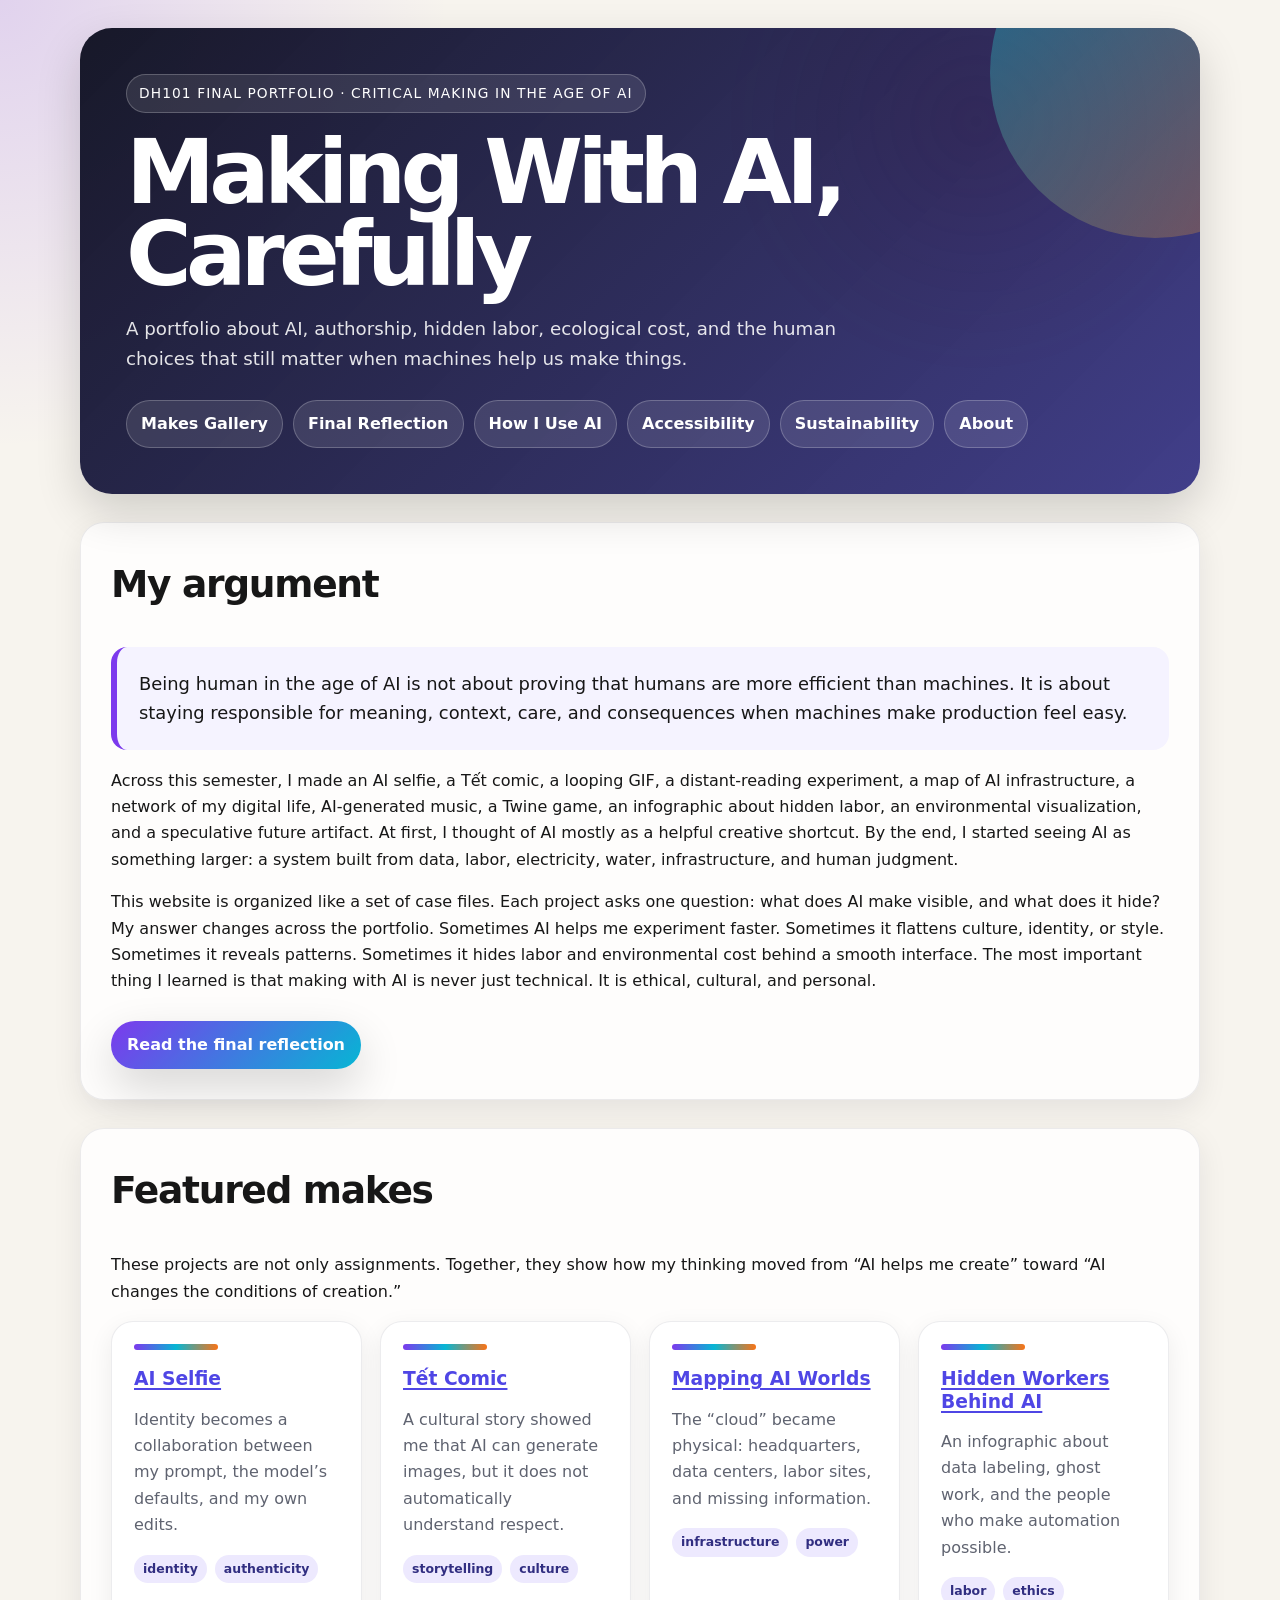
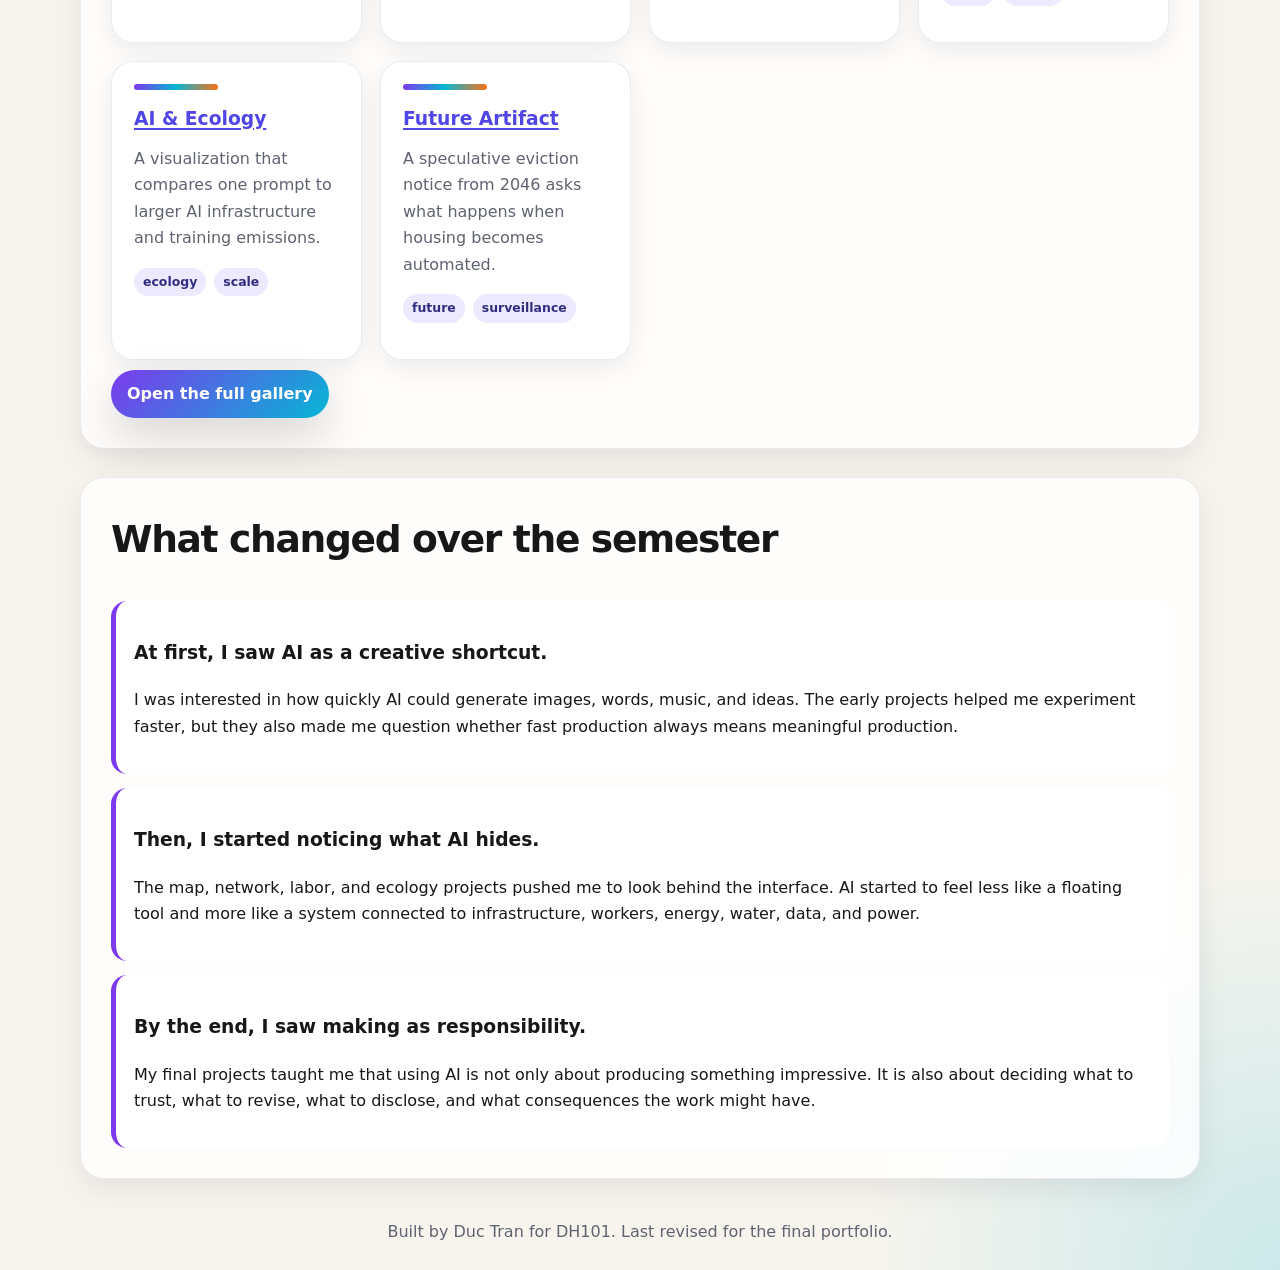
<file: index.html>
<!DOCTYPE html>
<html lang="en">
<head>
  <meta charset="UTF-8" />
  <meta name="viewport" content="width=device-width, initial-scale=1.0" />
  <title>Making With AI, Carefully | DH101 Portfolio</title>

  <style>
    :root {
      --bg: #f7f4ee;
      --dark: #0f1020;
      --card: #ffffff;
      --muted: #5f6370;
      --accent: #7c3aed;
      --accent-2: #06b6d4;
      --accent-3: #f97316;
      --shadow: 0 18px 45px rgba(0,0,0,.16);
      --radius: 24px;
    }

    * {
      box-sizing: border-box;
    }

    body {
      margin: 0;
      font-family: Inter, system-ui, -apple-system, BlinkMacSystemFont, "Segoe UI", sans-serif;
      line-height: 1.65;
      color: #171717;
      background:
        radial-gradient(circle at top left, rgba(124, 58, 237, .18), transparent 28rem),
        radial-gradient(circle at bottom right, rgba(6, 182, 212, .18), transparent 26rem),
        var(--bg);
    }

    a {
      color: #4f46e5;
      font-weight: 700;
      text-decoration-thickness: 2px;
      text-underline-offset: 3px;
    }

    .site-shell {
      width: min(1120px, calc(100% - 32px));
      margin: 0 auto;
    }

    .hero {
      margin: 28px auto 24px;
      padding: 46px;
      color: white;
      border-radius: 32px;
      background:
        linear-gradient(135deg, rgba(15,16,32,.96), rgba(49,46,129,.92)),
        radial-gradient(circle at 80% 20%, rgba(249,115,22,.8), transparent 16rem);
      box-shadow: var(--shadow);
      overflow: hidden;
      position: relative;
    }

    .hero::after {
      content: "";
      position: absolute;
      right: -120px;
      top: -120px;
      width: 330px;
      height: 330px;
      border-radius: 999px;
      background: linear-gradient(135deg, rgba(6,182,212,.45), rgba(249,115,22,.35));
    }

    .hero > * {
      position: relative;
      z-index: 1;
    }

    .eyebrow {
      display: inline-block;
      margin-bottom: 18px;
      padding: 7px 12px;
      border: 1px solid rgba(255,255,255,.22);
      border-radius: 999px;
      background: rgba(255,255,255,.1);
      font-size: .86rem;
      letter-spacing: .08em;
      text-transform: uppercase;
    }

    .hero h1 {
      max-width: 850px;
      margin: 0;
      font-size: clamp(2.4rem, 7vw, 5.7rem);
      line-height: .92;
      letter-spacing: -.065em;
    }

    .hero p {
      max-width: 760px;
      font-size: 1.14rem;
      color: rgba(255,255,255,.88);
    }

    .nav-pills {
      display: flex;
      gap: 10px;
      flex-wrap: wrap;
      margin-top: 26px;
    }

    .nav-pills a {
      color: white;
      text-decoration: none;
      border: 1px solid rgba(255,255,255,.22);
      border-radius: 999px;
      padding: 10px 14px;
      background: rgba(255,255,255,.11);
    }

    .nav-pills a:hover,
    .button:hover {
      transform: translateY(-2px);
      background: rgba(255,255,255,.2);
    }

    .section {
      margin: 28px 0;
      padding: 30px;
      background: rgba(255,255,255,.82);
      border: 1px solid rgba(17,24,39,.08);
      border-radius: var(--radius);
      box-shadow: 0 10px 30px rgba(15,16,32,.08);
    }

    .section h2 {
      margin-top: 0;
      font-size: clamp(1.55rem, 3vw, 2.35rem);
      letter-spacing: -.035em;
    }

    .big-quote {
      padding: 22px;
      border-left: 6px solid var(--accent);
      background: #f5f3ff;
      border-radius: 16px;
      font-size: 1.12rem;
    }

    .button {
      display: inline-block;
      margin-top: 10px;
      padding: 11px 16px;
      color: white;
      background: linear-gradient(135deg, var(--accent), var(--accent-2));
      border-radius: 999px;
      text-decoration: none;
      box-shadow: var(--shadow);
    }

    .make-grid {
      display: grid;
      gap: 18px;
      grid-template-columns: repeat(auto-fit, minmax(230px, 1fr));
    }

    .make-card {
      min-height: 220px;
      padding: 22px;
      border: 1px solid rgba(17,24,39,.08);
      border-radius: 22px;
      background: white;
      box-shadow: 0 8px 26px rgba(15,16,32,.07);
    }

    .make-card::before {
      content: "";
      display: block;
      height: 6px;
      width: 84px;
      margin-bottom: 18px;
      border-radius: 999px;
      background: linear-gradient(90deg, var(--accent), var(--accent-2), var(--accent-3));
    }

    .make-card h3 {
      margin: 0 0 8px;
      line-height: 1.2;
    }

    .make-card p {
      color: var(--muted);
    }

    .tag-row {
      display: flex;
      gap: 8px;
      flex-wrap: wrap;
      margin: 14px 0;
    }

    .tag {
      display: inline-block;
      padding: 4px 9px;
      border-radius: 999px;
      font-size: .78rem;
      font-weight: 700;
      color: #312e81;
      background: #ede9fe;
    }

    .timeline {
      display: grid;
      gap: 14px;
    }

    .timeline-item {
      padding: 18px;
      border-left: 5px solid var(--accent);
      border-radius: 16px;
      background: #fff;
    }

    .footer-note {
      margin: 40px 0 24px;
      color: var(--muted);
      text-align: center;
    }

    @media (max-width: 680px) {
      .hero,
      .section {
        padding: 24px;
      }

      .hero h1 {
        font-size: 3rem;
      }
    }
  </style>
</head>

<body>
  <div class="site-shell">

    <header class="hero">
      <span class="eyebrow">DH101 Final Portfolio · Critical Making in the Age of AI</span>
      <h1>Making With AI, Carefully</h1>
      <p>
        A portfolio about AI, authorship, hidden labor, ecological cost, and the human choices that still matter when machines help us make things.
      </p>

      <nav class="nav-pills" aria-label="Main navigation">
        <a href="makes/">Makes Gallery</a>
        <a href="pages/final-reflection">Final Reflection</a>
        <a href="pages/how-i-use-ai">How I Use AI</a>
        <a href="pages/accessibility">Accessibility</a>
        <a href="pages/sustainability">Sustainability</a>
        <a href="pages/about">About</a>
      </nav>
    </header>

    <section class="section">
      <h2>My argument</h2>

      <p class="big-quote">
        Being human in the age of AI is not about proving that humans are more efficient than machines. It is about staying responsible for meaning, context, care, and consequences when machines make production feel easy.
      </p>

      <p>
        Across this semester, I made an AI selfie, a Tết comic, a looping GIF, a distant-reading experiment, a map of AI infrastructure, a network of my digital life, AI-generated music, a Twine game, an infographic about hidden labor, an environmental visualization, and a speculative future artifact. At first, I thought of AI mostly as a helpful creative shortcut. By the end, I started seeing AI as something larger: a system built from data, labor, electricity, water, infrastructure, and human judgment.
      </p>

      <p>
        This website is organized like a set of case files. Each project asks one question: what does AI make visible, and what does it hide? My answer changes across the portfolio. Sometimes AI helps me experiment faster. Sometimes it flattens culture, identity, or style. Sometimes it reveals patterns. Sometimes it hides labor and environmental cost behind a smooth interface. The most important thing I learned is that making with AI is never just technical. It is ethical, cultural, and personal.
      </p>

      <a class="button" href="pages/final-reflection">Read the final reflection</a>
    </section>

    <section class="section">
      <h2>Featured makes</h2>
      <p>
        These projects are not only assignments. Together, they show how my thinking moved from “AI helps me create” toward “AI changes the conditions of creation.”
      </p>

      <div class="make-grid">
        <article class="make-card">
          <h3><a href="makes/week03">AI Selfie</a></h3>
          <p>Identity becomes a collaboration between my prompt, the model’s defaults, and my own edits.</p>
          <div class="tag-row">
            <span class="tag">identity</span>
            <span class="tag">authenticity</span>
          </div>
        </article>

        <article class="make-card">
          <h3><a href="makes/week04">Tết Comic</a></h3>
          <p>A cultural story showed me that AI can generate images, but it does not automatically understand respect.</p>
          <div class="tag-row">
            <span class="tag">storytelling</span>
            <span class="tag">culture</span>
          </div>
        </article>

        <article class="make-card">
          <h3><a href="makes/week07">Mapping AI Worlds</a></h3>
          <p>The “cloud” became physical: headquarters, data centers, labor sites, and missing information.</p>
          <div class="tag-row">
            <span class="tag">infrastructure</span>
            <span class="tag">power</span>
          </div>
        </article>

        <article class="make-card">
          <h3><a href="makes/week11">Hidden Workers Behind AI</a></h3>
          <p>An infographic about data labeling, ghost work, and the people who make automation possible.</p>
          <div class="tag-row">
            <span class="tag">labor</span>
            <span class="tag">ethics</span>
          </div>
        </article>

        <article class="make-card">
          <h3><a href="makes/week12">AI & Ecology</a></h3>
          <p>A visualization that compares one prompt to larger AI infrastructure and training emissions.</p>
          <div class="tag-row">
            <span class="tag">ecology</span>
            <span class="tag">scale</span>
          </div>
        </article>

        <article class="make-card">
          <h3><a href="makes/week13">Future Artifact</a></h3>
          <p>A speculative eviction notice from 2046 asks what happens when housing becomes automated.</p>
          <div class="tag-row">
            <span class="tag">future</span>
            <span class="tag">surveillance</span>
          </div>
        </article>
      </div>

      <a class="button" href="makes/">Open the full gallery</a>
    </section>

    <section class="section">
      <h2>What changed over the semester</h2>

      <div class="timeline">
        <div class="timeline-item">
          <h3>At first, I saw AI as a creative shortcut.</h3>
          <p>
            I was interested in how quickly AI could generate images, words, music, and ideas. The early projects helped me experiment faster, but they also made me question whether fast production always means meaningful production.
          </p>
        </div>

        <div class="timeline-item">
          <h3>Then, I started noticing what AI hides.</h3>
          <p>
            The map, network, labor, and ecology projects pushed me to look behind the interface. AI started to feel less like a floating tool and more like a system connected to infrastructure, workers, energy, water, data, and power.
          </p>
        </div>

        <div class="timeline-item">
          <h3>By the end, I saw making as responsibility.</h3>
          <p>
            My final projects taught me that using AI is not only about producing something impressive. It is also about deciding what to trust, what to revise, what to disclose, and what consequences the work might have.
          </p>
        </div>
      </div>
    </section>

    <p class="footer-note">
      Built by Duc Tran for DH101. Last revised for the final portfolio.
    </p>

  </div>
</body>
</html>
</file>
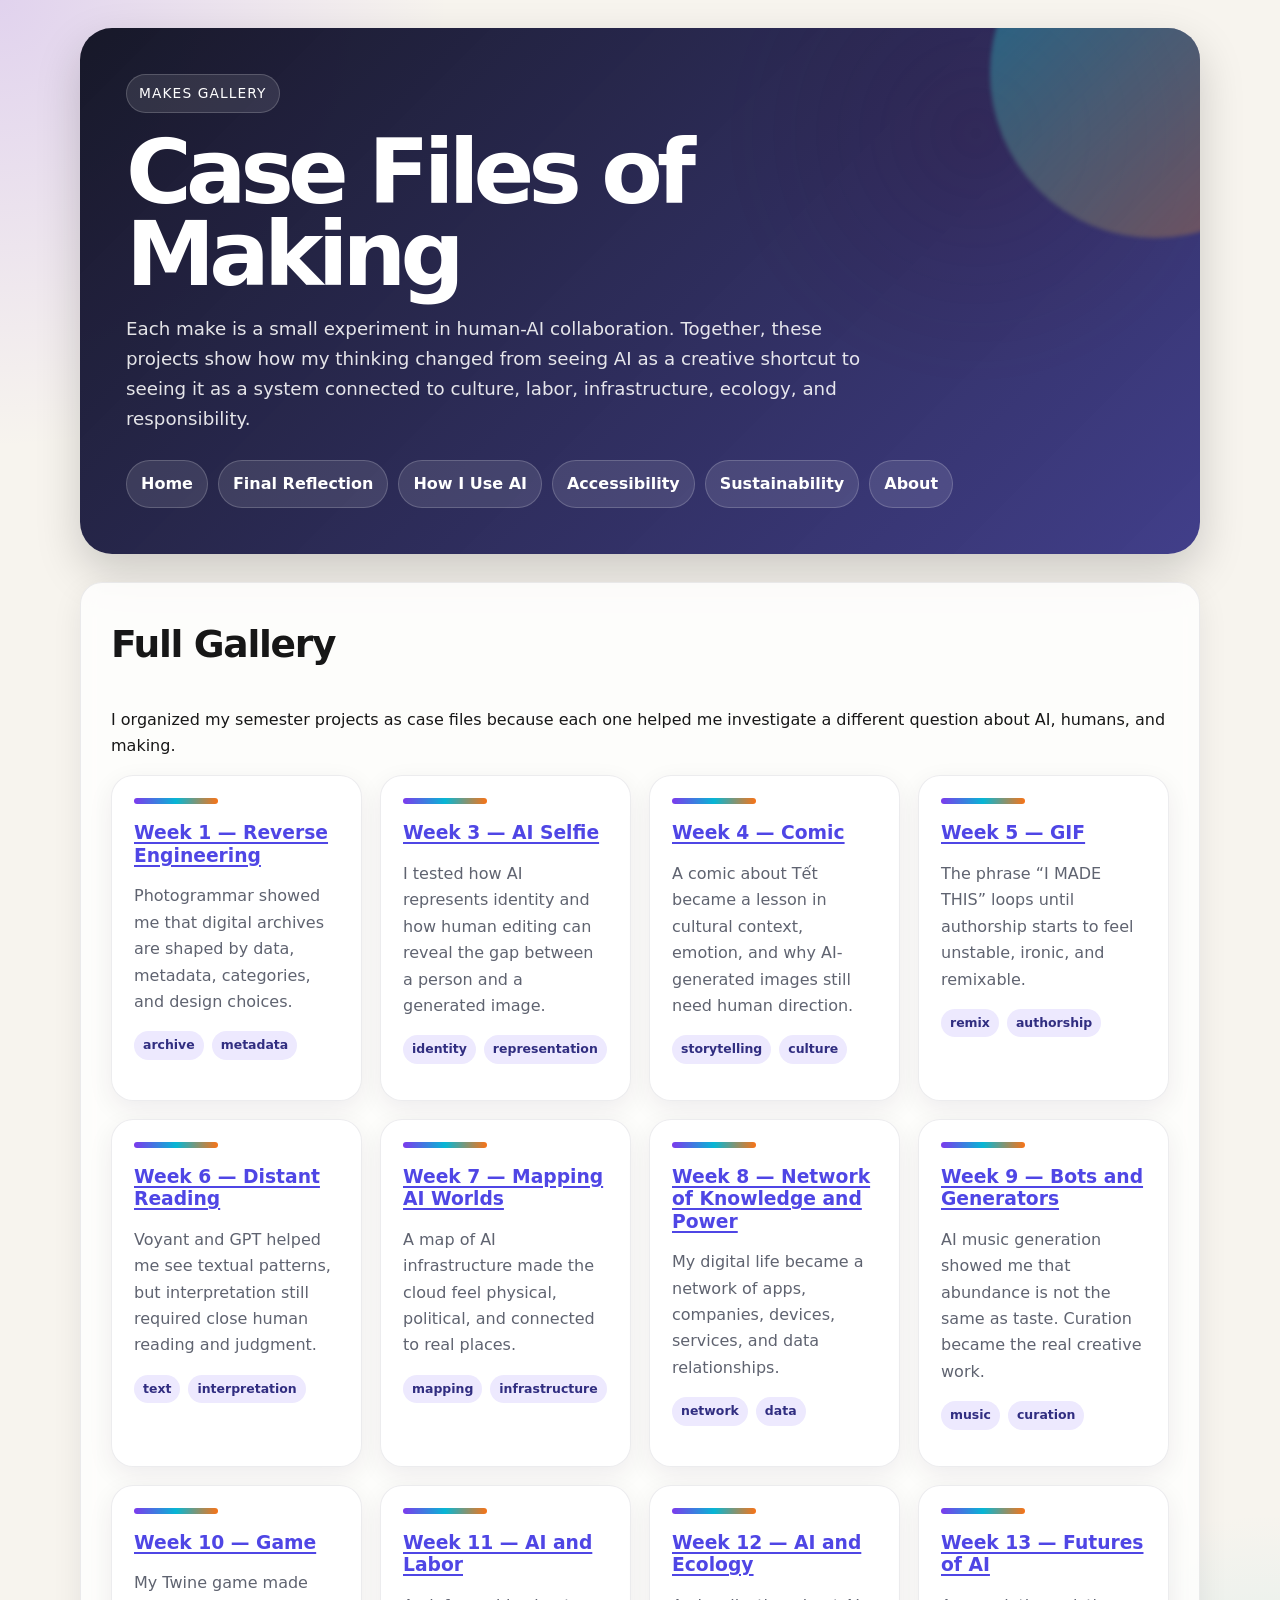
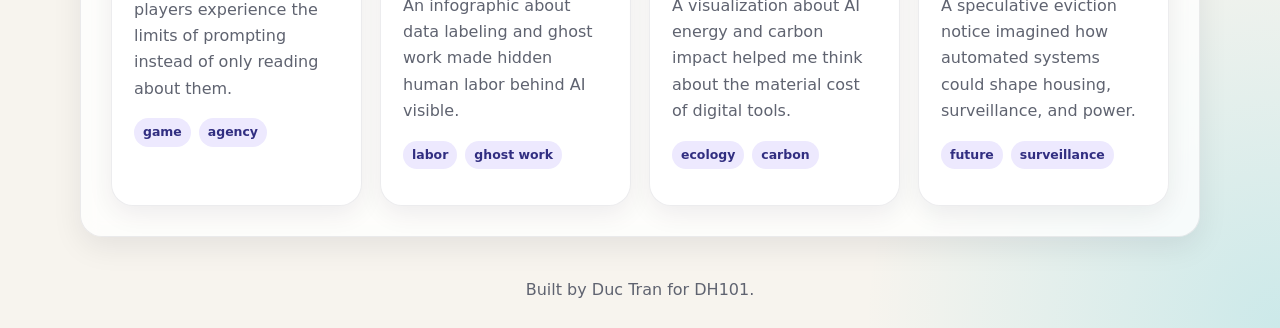
<file: makes/index.html>
<!DOCTYPE html>
<html lang="en">
<head>
  <meta charset="UTF-8" />
  <meta name="viewport" content="width=device-width, initial-scale=1.0" />
  <title>Makes Gallery | DH101 Portfolio</title>
  <link rel="stylesheet" href="../assets/css/style.css" />
</head>

<body>
  <div class="site-shell">

    <header class="hero">
      <span class="eyebrow">Makes Gallery</span>
      <h1>Case Files of Making</h1>
      <p>
        Each make is a small experiment in human-AI collaboration. Together, these projects show how my thinking changed from seeing AI as a creative shortcut to seeing it as a system connected to culture, labor, infrastructure, ecology, and responsibility.
      </p>

      <nav class="nav-pills" aria-label="Gallery navigation">
        <a href="../">Home</a>
        <a href="../pages/final-reflection">Final Reflection</a>
        <a href="../pages/how-i-use-ai">How I Use AI</a>
        <a href="../pages/accessibility">Accessibility</a>
        <a href="../pages/sustainability">Sustainability</a>
        <a href="../pages/about">About</a>
      </nav>
    </header>

    <section class="section">
      <h2>Full Gallery</h2>
      <p>
        I organized my semester projects as case files because each one helped me investigate a different question about AI, humans, and making.
      </p>

      <div class="make-grid">

        <article class="make-card">
          <h3><a href="week01">Week 1 — Reverse Engineering</a></h3>
          <p>Photogrammar showed me that digital archives are shaped by data, metadata, categories, and design choices.</p>
          <div class="tag-row">
            <span class="tag">archive</span>
            <span class="tag">metadata</span>
          </div>
        </article>

        <article class="make-card">
          <h3><a href="week03">Week 3 — AI Selfie</a></h3>
          <p>I tested how AI represents identity and how human editing can reveal the gap between a person and a generated image.</p>
          <div class="tag-row">
            <span class="tag">identity</span>
            <span class="tag">representation</span>
          </div>
        </article>

        <article class="make-card">
          <h3><a href="week04">Week 4 — Comic</a></h3>
          <p>A comic about Tết became a lesson in cultural context, emotion, and why AI-generated images still need human direction.</p>
          <div class="tag-row">
            <span class="tag">storytelling</span>
            <span class="tag">culture</span>
          </div>
        </article>

        <article class="make-card">
          <h3><a href="week05">Week 5 — GIF</a></h3>
          <p>The phrase “I MADE THIS” loops until authorship starts to feel unstable, ironic, and remixable.</p>
          <div class="tag-row">
            <span class="tag">remix</span>
            <span class="tag">authorship</span>
          </div>
        </article>

        <article class="make-card">
          <h3><a href="week06">Week 6 — Distant Reading</a></h3>
          <p>Voyant and GPT helped me see textual patterns, but interpretation still required close human reading and judgment.</p>
          <div class="tag-row">
            <span class="tag">text</span>
            <span class="tag">interpretation</span>
          </div>
        </article>

        <article class="make-card">
          <h3><a href="week07">Week 7 — Mapping AI Worlds</a></h3>
          <p>A map of AI infrastructure made the cloud feel physical, political, and connected to real places.</p>
          <div class="tag-row">
            <span class="tag">mapping</span>
            <span class="tag">infrastructure</span>
          </div>
        </article>

        <article class="make-card">
          <h3><a href="week08">Week 8 — Network of Knowledge and Power</a></h3>
          <p>My digital life became a network of apps, companies, devices, services, and data relationships.</p>
          <div class="tag-row">
            <span class="tag">network</span>
            <span class="tag">data</span>
          </div>
        </article>

        <article class="make-card">
          <h3><a href="week09">Week 9 — Bots and Generators</a></h3>
          <p>AI music generation showed me that abundance is not the same as taste. Curation became the real creative work.</p>
          <div class="tag-row">
            <span class="tag">music</span>
            <span class="tag">curation</span>
          </div>
        </article>

        <article class="make-card">
          <h3><a href="week10">Week 10 — Game</a></h3>
          <p>My Twine game made players experience the limits of prompting instead of only reading about them.</p>
          <div class="tag-row">
            <span class="tag">game</span>
            <span class="tag">agency</span>
          </div>
        </article>

        <article class="make-card">
          <h3><a href="week11">Week 11 — AI and Labor</a></h3>
          <p>An infographic about data labeling and ghost work made hidden human labor behind AI visible.</p>
          <div class="tag-row">
            <span class="tag">labor</span>
            <span class="tag">ghost work</span>
          </div>
        </article>

        <article class="make-card">
          <h3><a href="week12">Week 12 — AI and Ecology</a></h3>
          <p>A visualization about AI energy and carbon impact helped me think about the material cost of digital tools.</p>
          <div class="tag-row">
            <span class="tag">ecology</span>
            <span class="tag">carbon</span>
          </div>
        </article>

        <article class="make-card">
          <h3><a href="week13">Week 13 — Futures of AI</a></h3>
          <p>A speculative eviction notice imagined how automated systems could shape housing, surveillance, and power.</p>
          <div class="tag-row">
            <span class="tag">future</span>
            <span class="tag">surveillance</span>
          </div>
        </article>

      </div>
    </section>

    <p class="footer-note">
      Built by Duc Tran for DH101.
    </p>

  </div>
</body>
</html>
</file>
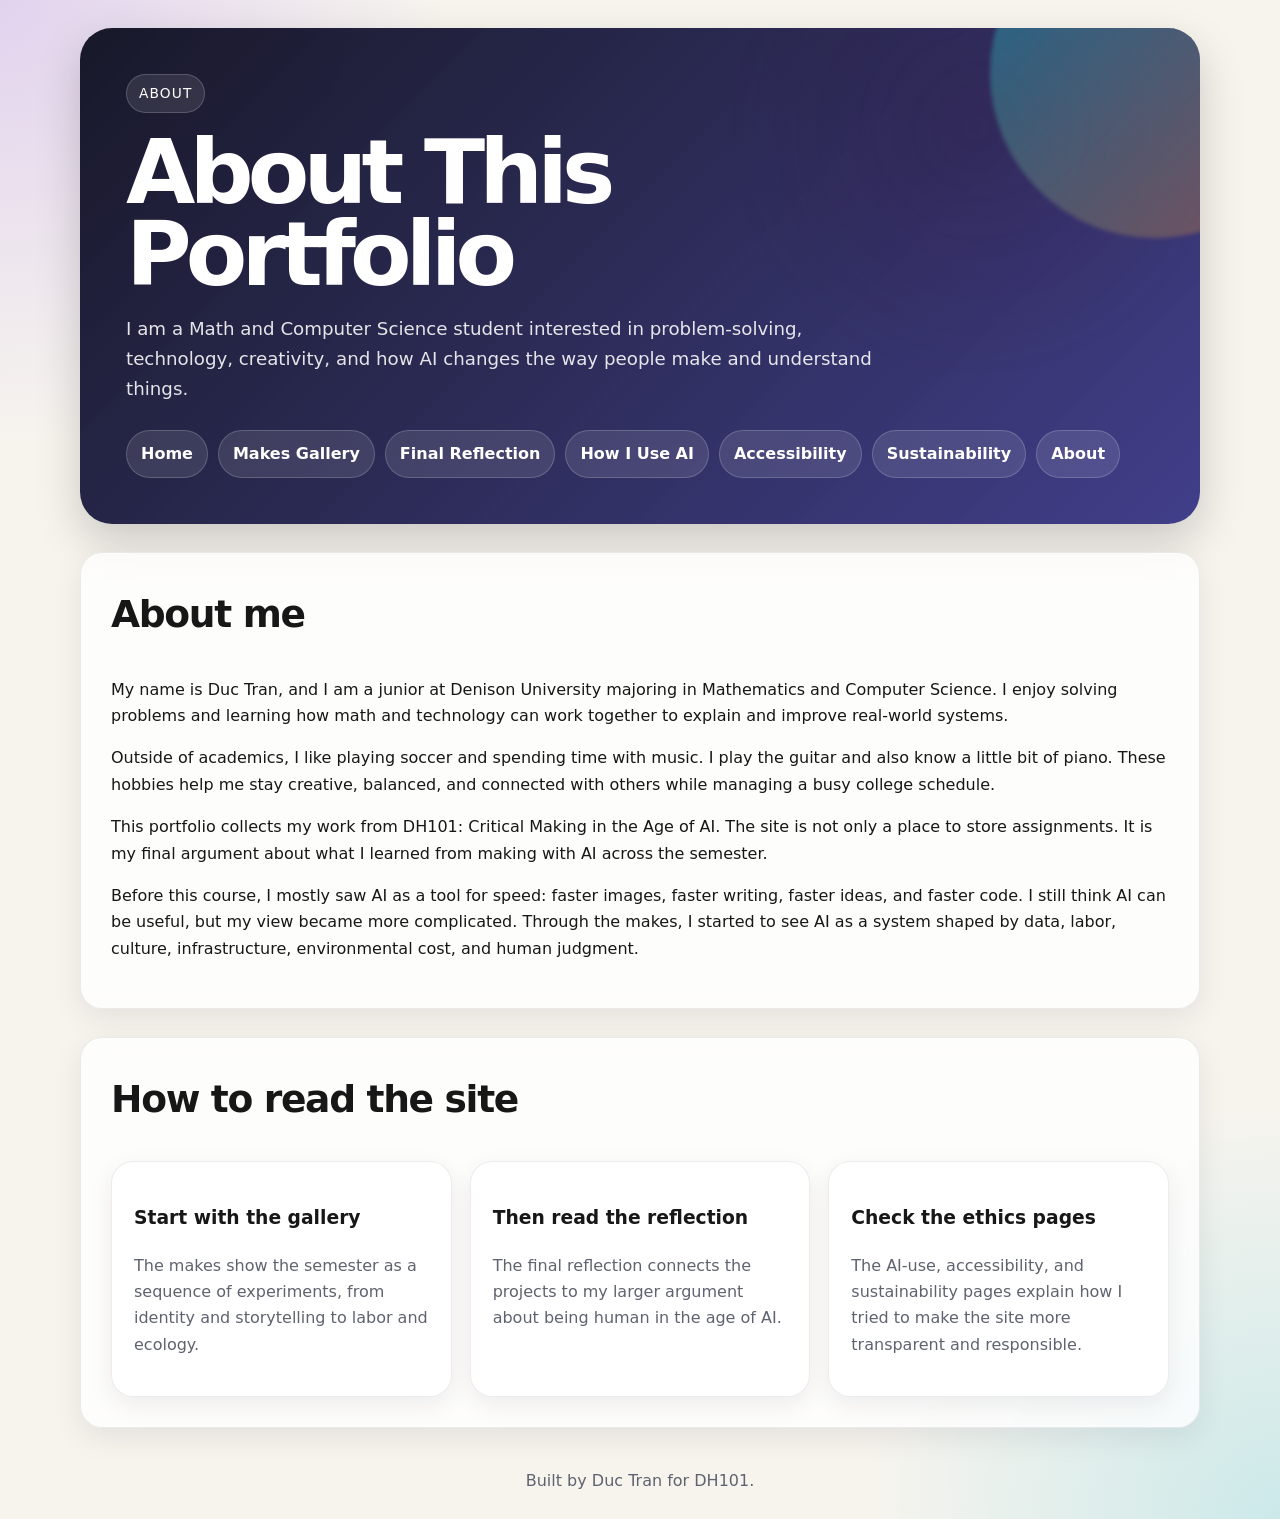
<file: pages/about.html>
<!DOCTYPE html>
<html lang="en">
<head>
  <meta charset="UTF-8">
  <meta name="viewport" content="width=device-width, initial-scale=1.0">
  <title>About This Portfolio | DH101 Portfolio</title>
  <link rel="stylesheet" href="../assets/css/style.css">
</head>

<body>
<div class="site-shell">

  <header class="hero">
    <span class="eyebrow">About</span>
    <h1>About This Portfolio</h1>
    <p>
      I am a Math and Computer Science student interested in problem-solving, technology, creativity, and how AI changes the way people make and understand things.
    </p>

    <nav class="nav-pills" aria-label="Main navigation">
      <a href="../">Home</a>
      <a href="../makes/">Makes Gallery</a>
      <a href="final-reflection.html">Final Reflection</a>
      <a href="how-i-use-ai.html">How I Use AI</a>
      <a href="accessibility.html">Accessibility</a>
      <a href="sustainability.html">Sustainability</a>
      <a href="about.html">About</a>
    </nav>
  </header>

  <section class="section">
    <h2>About me</h2>

    <p>
      My name is Duc Tran, and I am a junior at Denison University majoring in Mathematics and Computer Science. I enjoy solving problems and learning how math and technology can work together to explain and improve real-world systems.
    </p>

    <p>
      Outside of academics, I like playing soccer and spending time with music. I play the guitar and also know a little bit of piano. These hobbies help me stay creative, balanced, and connected with others while managing a busy college schedule.
    </p>

    <p>
      This portfolio collects my work from DH101: Critical Making in the Age of AI. The site is not only a place to store assignments. It is my final argument about what I learned from making with AI across the semester.
    </p>

    <p>
      Before this course, I mostly saw AI as a tool for speed: faster images, faster writing, faster ideas, and faster code. I still think AI can be useful, but my view became more complicated. Through the makes, I started to see AI as a system shaped by data, labor, culture, infrastructure, environmental cost, and human judgment.
    </p>
  </section>

  <section class="section">
    <h2>How to read the site</h2>

    <div class="grid">
      <div class="card">
        <h3>Start with the gallery</h3>
        <p>
          The makes show the semester as a sequence of experiments, from identity and storytelling to labor and ecology.
        </p>
      </div>

      <div class="card">
        <h3>Then read the reflection</h3>
        <p>
          The final reflection connects the projects to my larger argument about being human in the age of AI.
        </p>
      </div>

      <div class="card">
        <h3>Check the ethics pages</h3>
        <p>
          The AI-use, accessibility, and sustainability pages explain how I tried to make the site more transparent and responsible.
        </p>
      </div>
    </div>
  </section>

  <p class="footer-note">
    Built by Duc Tran for DH101.
  </p>

</div>
</body>
</html>
</file>
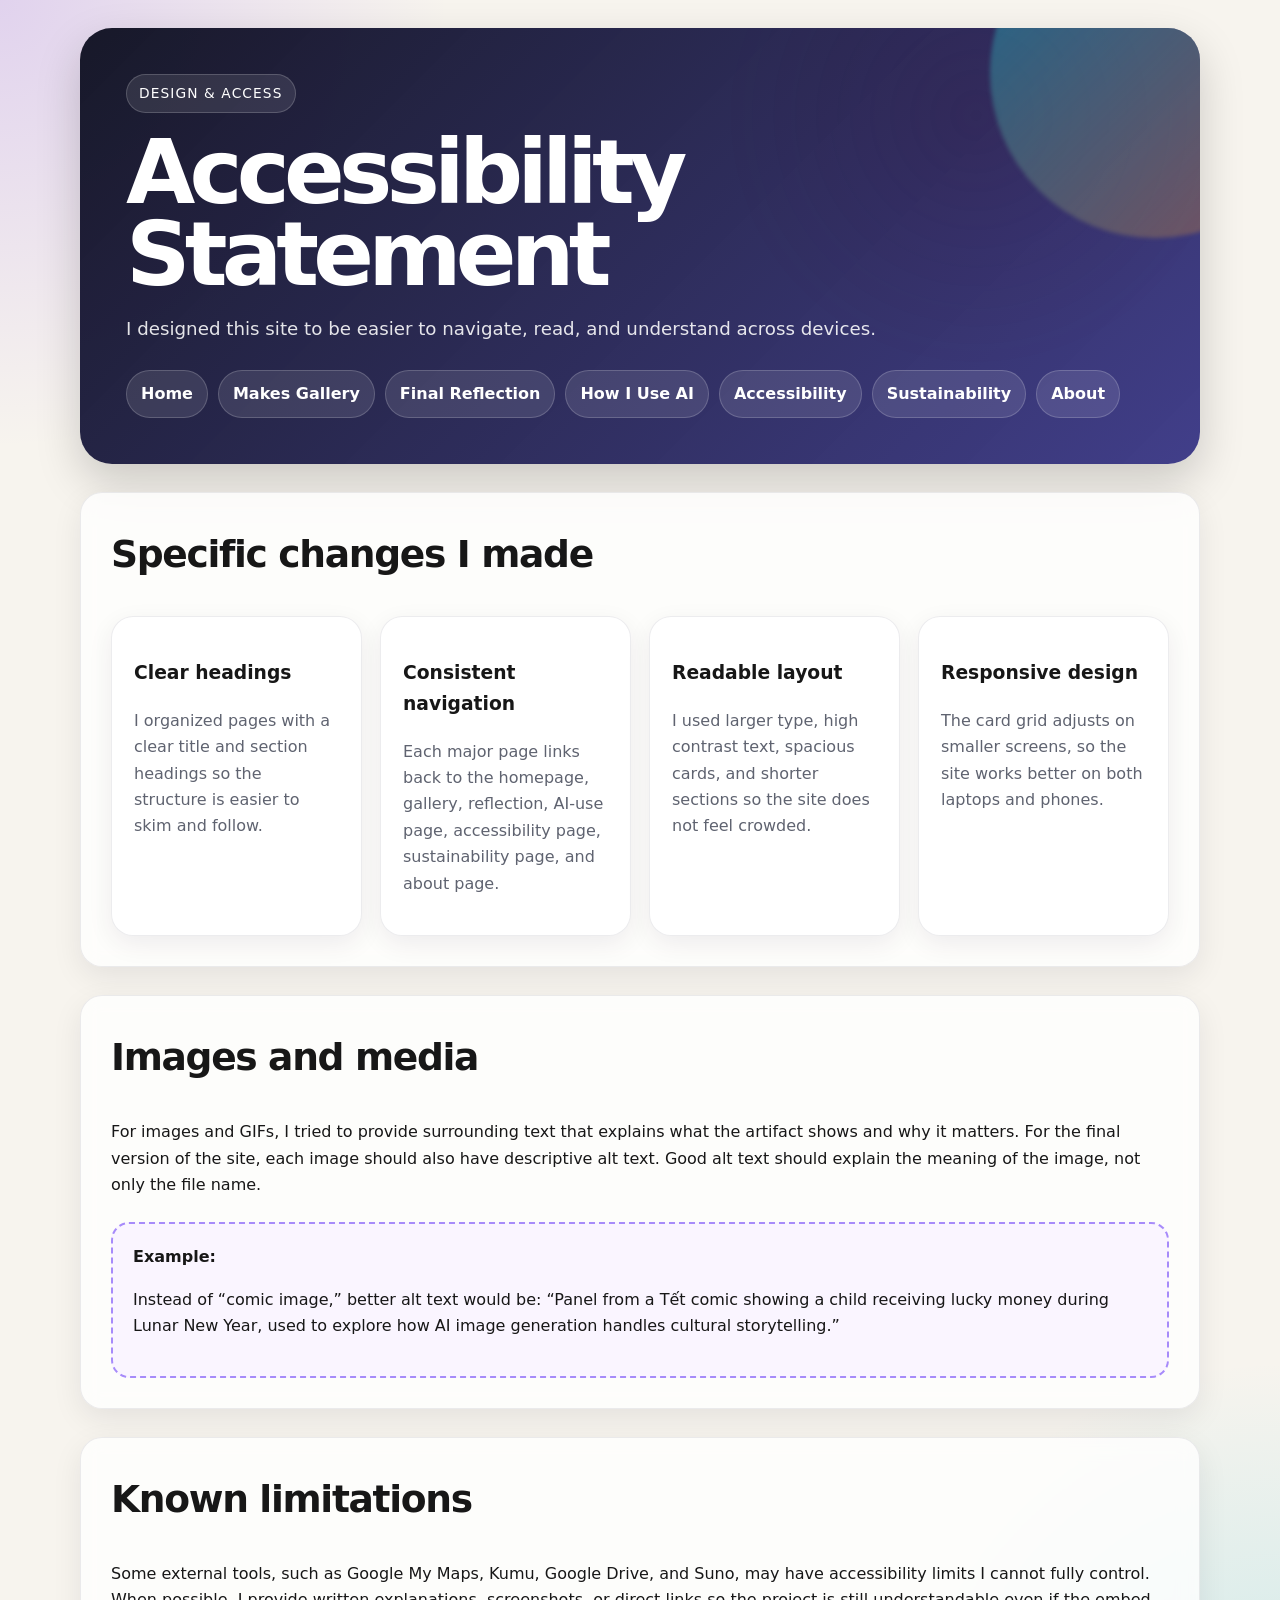
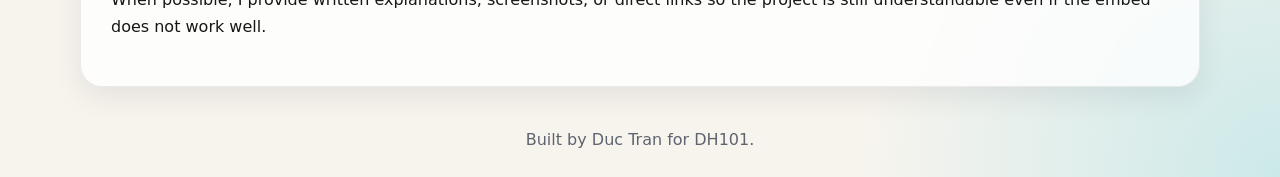
<file: pages/accessibility.html>
<!DOCTYPE html>
<html lang="en">
<head>
  <meta charset="UTF-8">
  <meta name="viewport" content="width=device-width, initial-scale=1.0">
  <title>Accessibility Statement | DH101 Portfolio</title>
  <link rel="stylesheet" href="../assets/css/style.css">
</head>
<body>
<div class="site-shell">
  <header class="hero">
    <span class="eyebrow">Design &amp; Access</span>
    <h1>Accessibility Statement</h1>
    <p>I designed this site to be easier to navigate, read, and understand across devices.</p>
    <nav class="nav-pills" aria-label="Main navigation">
  <a href="../">Home</a>
  <a href="../makes/">Makes Gallery</a>
  <a href="final-reflection.html">Final Reflection</a>
  <a href="how-i-use-ai.html">How I Use AI</a>
  <a href="accessibility.html">Accessibility</a>
  <a href="sustainability.html">Sustainability</a>
  <a href="about.html">About</a>
</nav>
  </header>

  <section class="section">
  <h2>Specific changes I made</h2>
  <div class="grid">
    <div class="card"><h3>Clear headings</h3><p>I organized pages with a clear title and section headings so the structure is easier to skim and follow.</p></div>
    <div class="card"><h3>Consistent navigation</h3><p>Each major page links back to the homepage, gallery, reflection, AI-use page, accessibility page, sustainability page, and about page.</p></div>
    <div class="card"><h3>Readable layout</h3><p>I used larger type, high contrast text, spacious cards, and shorter sections so the site does not feel crowded.</p></div>
    <div class="card"><h3>Responsive design</h3><p>The card grid adjusts on smaller screens, so the site works better on both laptops and phones.</p></div>
  </div>
</section>

<section class="section">
  <h2>Images and media</h2>
  <p>For images and GIFs, I tried to provide surrounding text that explains what the artifact shows and why it matters. For the final version of the site, each image should also have descriptive alt text. Good alt text should explain the meaning of the image, not only the file name.</p>
  <div class="attribution-box">
    <strong>Example:</strong>
    <p>Instead of “comic image,” better alt text would be: “Panel from a Tết comic showing a child receiving lucky money during Lunar New Year, used to explore how AI image generation handles cultural storytelling.”</p>
  </div>
</section>

<section class="section">
  <h2>Known limitations</h2>
  <p>Some external tools, such as Google My Maps, Kumu, Google Drive, and Suno, may have accessibility limits I cannot fully control. When possible, I provide written explanations, screenshots, or direct links so the project is still understandable even if the embed does not work well.</p>
</section>

  <p class="footer-note">Built by Duc Tran for DH101.</p>
</div>
</body>
</html>
</file>
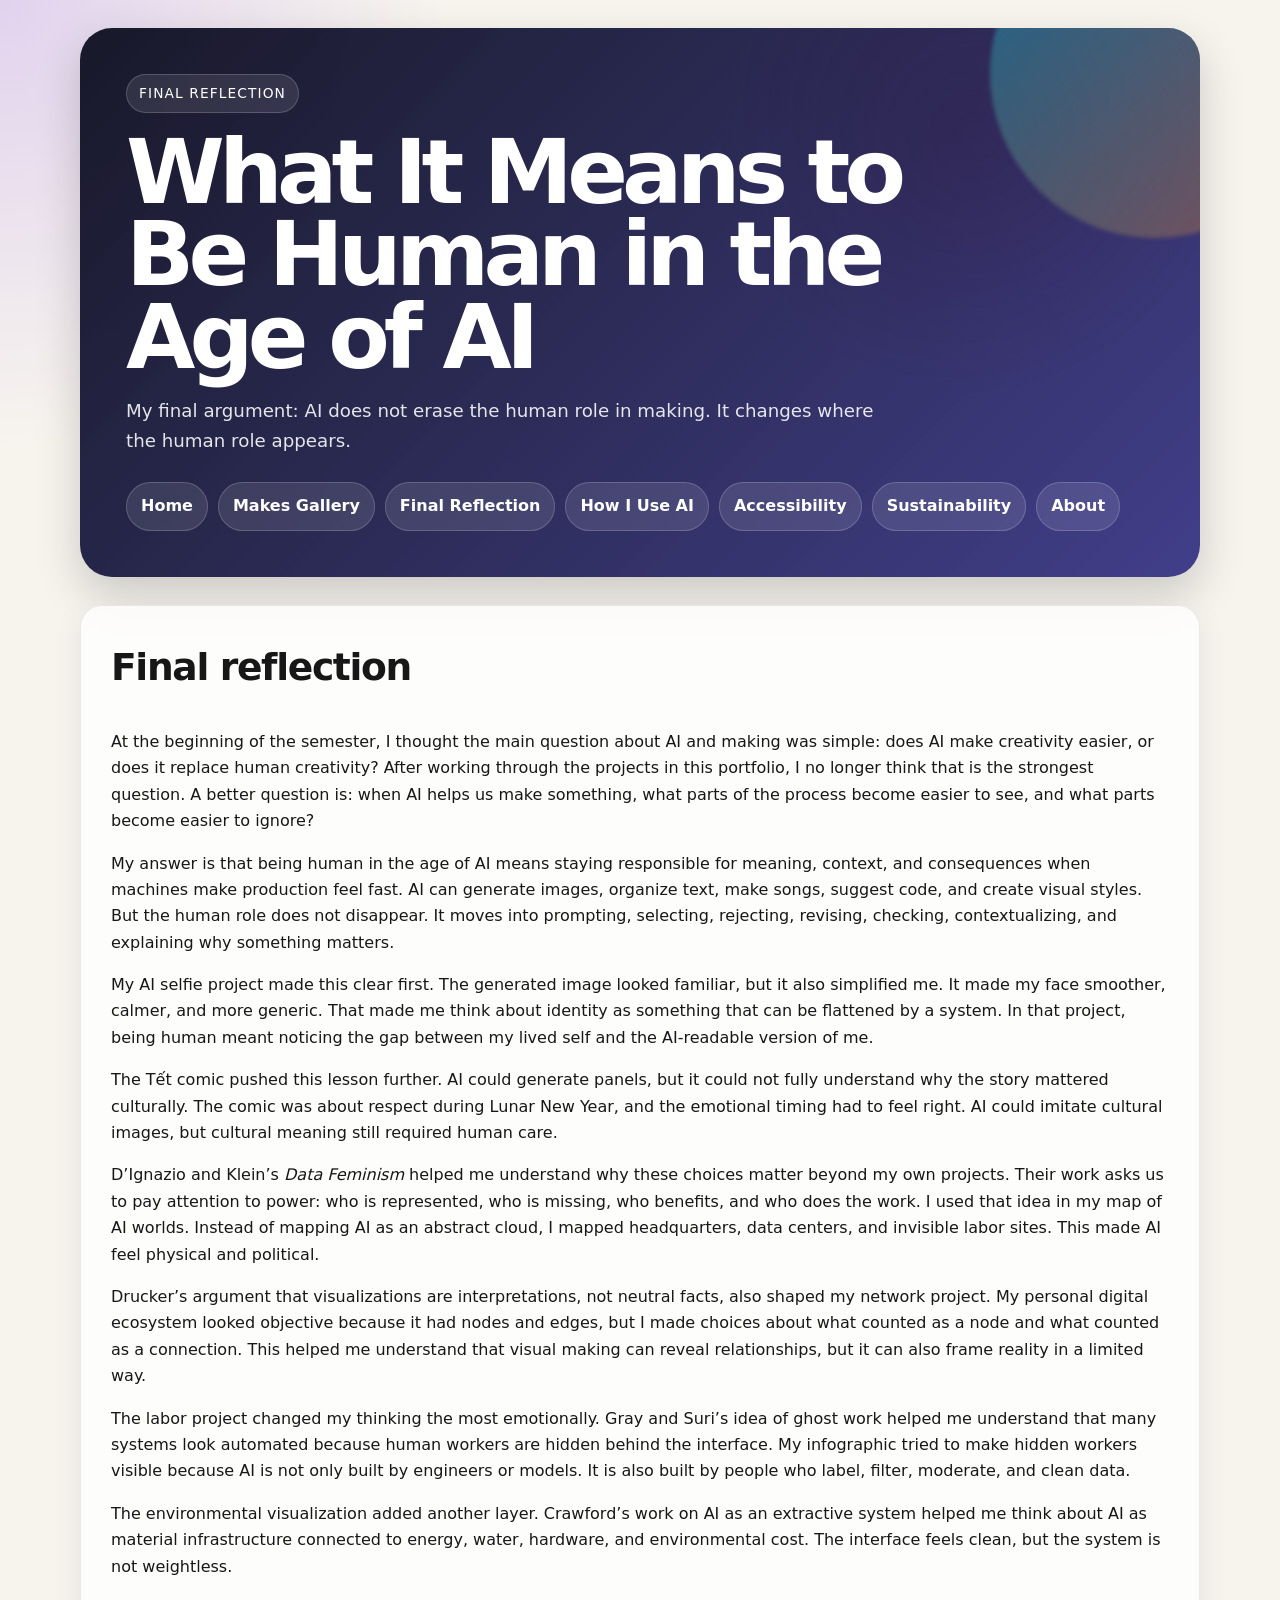
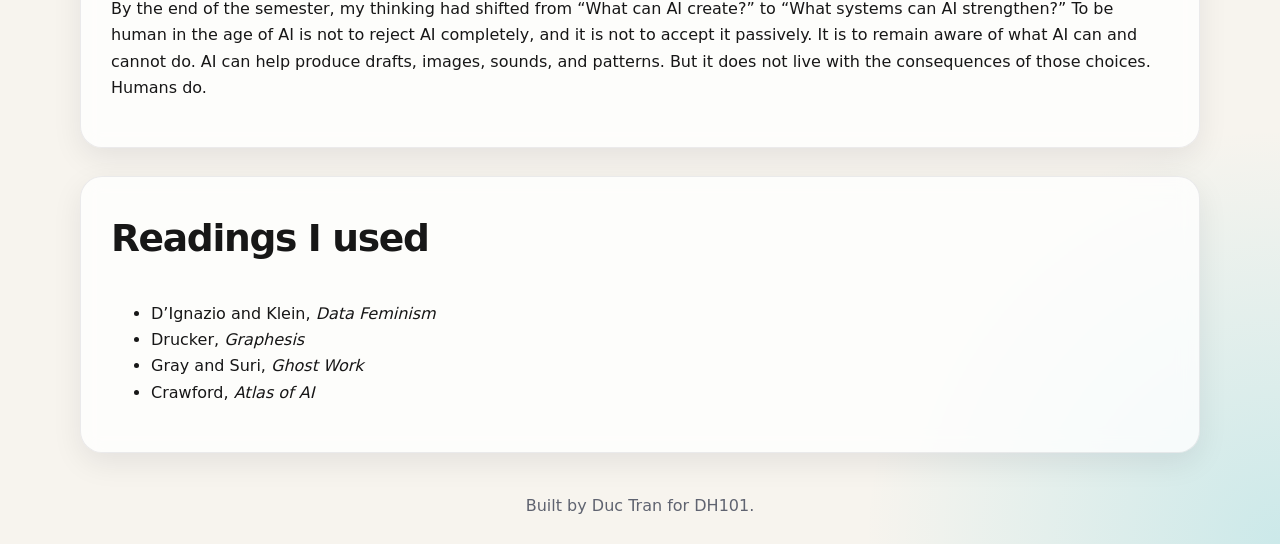
<file: pages/final-reflection.html>
<!DOCTYPE html>
<html lang="en">
<head>
  <meta charset="UTF-8">
  <meta name="viewport" content="width=device-width, initial-scale=1.0">
  <title>What It Means to Be Human in the Age of AI | DH101 Portfolio</title>
  <link rel="stylesheet" href="../assets/css/style.css">
</head>
<body>
<div class="site-shell">
  <header class="hero">
    <span class="eyebrow">Final Reflection</span>
    <h1>What It Means to Be Human in the Age of AI</h1>
    <p>My final argument: AI does not erase the human role in making. It changes where the human role appears.</p>
    <nav class="nav-pills" aria-label="Main navigation">
  <a href="../">Home</a>
  <a href="../makes/">Makes Gallery</a>
  <a href="final-reflection.html">Final Reflection</a>
  <a href="how-i-use-ai.html">How I Use AI</a>
  <a href="accessibility.html">Accessibility</a>
  <a href="sustainability.html">Sustainability</a>
  <a href="about.html">About</a>
</nav>
  </header>

  <section class="section">
  <h2>Final reflection</h2>
  <p>At the beginning of the semester, I thought the main question about AI and making was simple: does AI make creativity easier, or does it replace human creativity? After working through the projects in this portfolio, I no longer think that is the strongest question. A better question is: when AI helps us make something, what parts of the process become easier to see, and what parts become easier to ignore?</p>
  <p>My answer is that being human in the age of AI means staying responsible for meaning, context, and consequences when machines make production feel fast. AI can generate images, organize text, make songs, suggest code, and create visual styles. But the human role does not disappear. It moves into prompting, selecting, rejecting, revising, checking, contextualizing, and explaining why something matters.</p>
  <p>My AI selfie project made this clear first. The generated image looked familiar, but it also simplified me. It made my face smoother, calmer, and more generic. That made me think about identity as something that can be flattened by a system. In that project, being human meant noticing the gap between my lived self and the AI-readable version of me.</p>
  <p>The Tết comic pushed this lesson further. AI could generate panels, but it could not fully understand why the story mattered culturally. The comic was about respect during Lunar New Year, and the emotional timing had to feel right. AI could imitate cultural images, but cultural meaning still required human care.</p>
  <p>D’Ignazio and Klein’s <em>Data Feminism</em> helped me understand why these choices matter beyond my own projects. Their work asks us to pay attention to power: who is represented, who is missing, who benefits, and who does the work. I used that idea in my map of AI worlds. Instead of mapping AI as an abstract cloud, I mapped headquarters, data centers, and invisible labor sites. This made AI feel physical and political.</p>
  <p>Drucker’s argument that visualizations are interpretations, not neutral facts, also shaped my network project. My personal digital ecosystem looked objective because it had nodes and edges, but I made choices about what counted as a node and what counted as a connection. This helped me understand that visual making can reveal relationships, but it can also frame reality in a limited way.</p>
  <p>The labor project changed my thinking the most emotionally. Gray and Suri’s idea of ghost work helped me understand that many systems look automated because human workers are hidden behind the interface. My infographic tried to make hidden workers visible because AI is not only built by engineers or models. It is also built by people who label, filter, moderate, and clean data.</p>
  <p>The environmental visualization added another layer. Crawford’s work on AI as an extractive system helped me think about AI as material infrastructure connected to energy, water, hardware, and environmental cost. The interface feels clean, but the system is not weightless.</p>
  <p>By the end of the semester, my thinking had shifted from “What can AI create?” to “What systems can AI strengthen?” To be human in the age of AI is not to reject AI completely, and it is not to accept it passively. It is to remain aware of what AI can and cannot do. AI can help produce drafts, images, sounds, and patterns. But it does not live with the consequences of those choices. Humans do.</p>
</section>

<section class="section">
  <h2>Readings I used</h2>
  <ul>
    <li>D’Ignazio and Klein, <em>Data Feminism</em></li>
    <li>Drucker, <em>Graphesis</em></li>
    <li>Gray and Suri, <em>Ghost Work</em></li>
    <li>Crawford, <em>Atlas of AI</em></li>
  </ul>
</section>

  <p class="footer-note">Built by Duc Tran for DH101.</p>
</div>
</body>
</html>
</file>
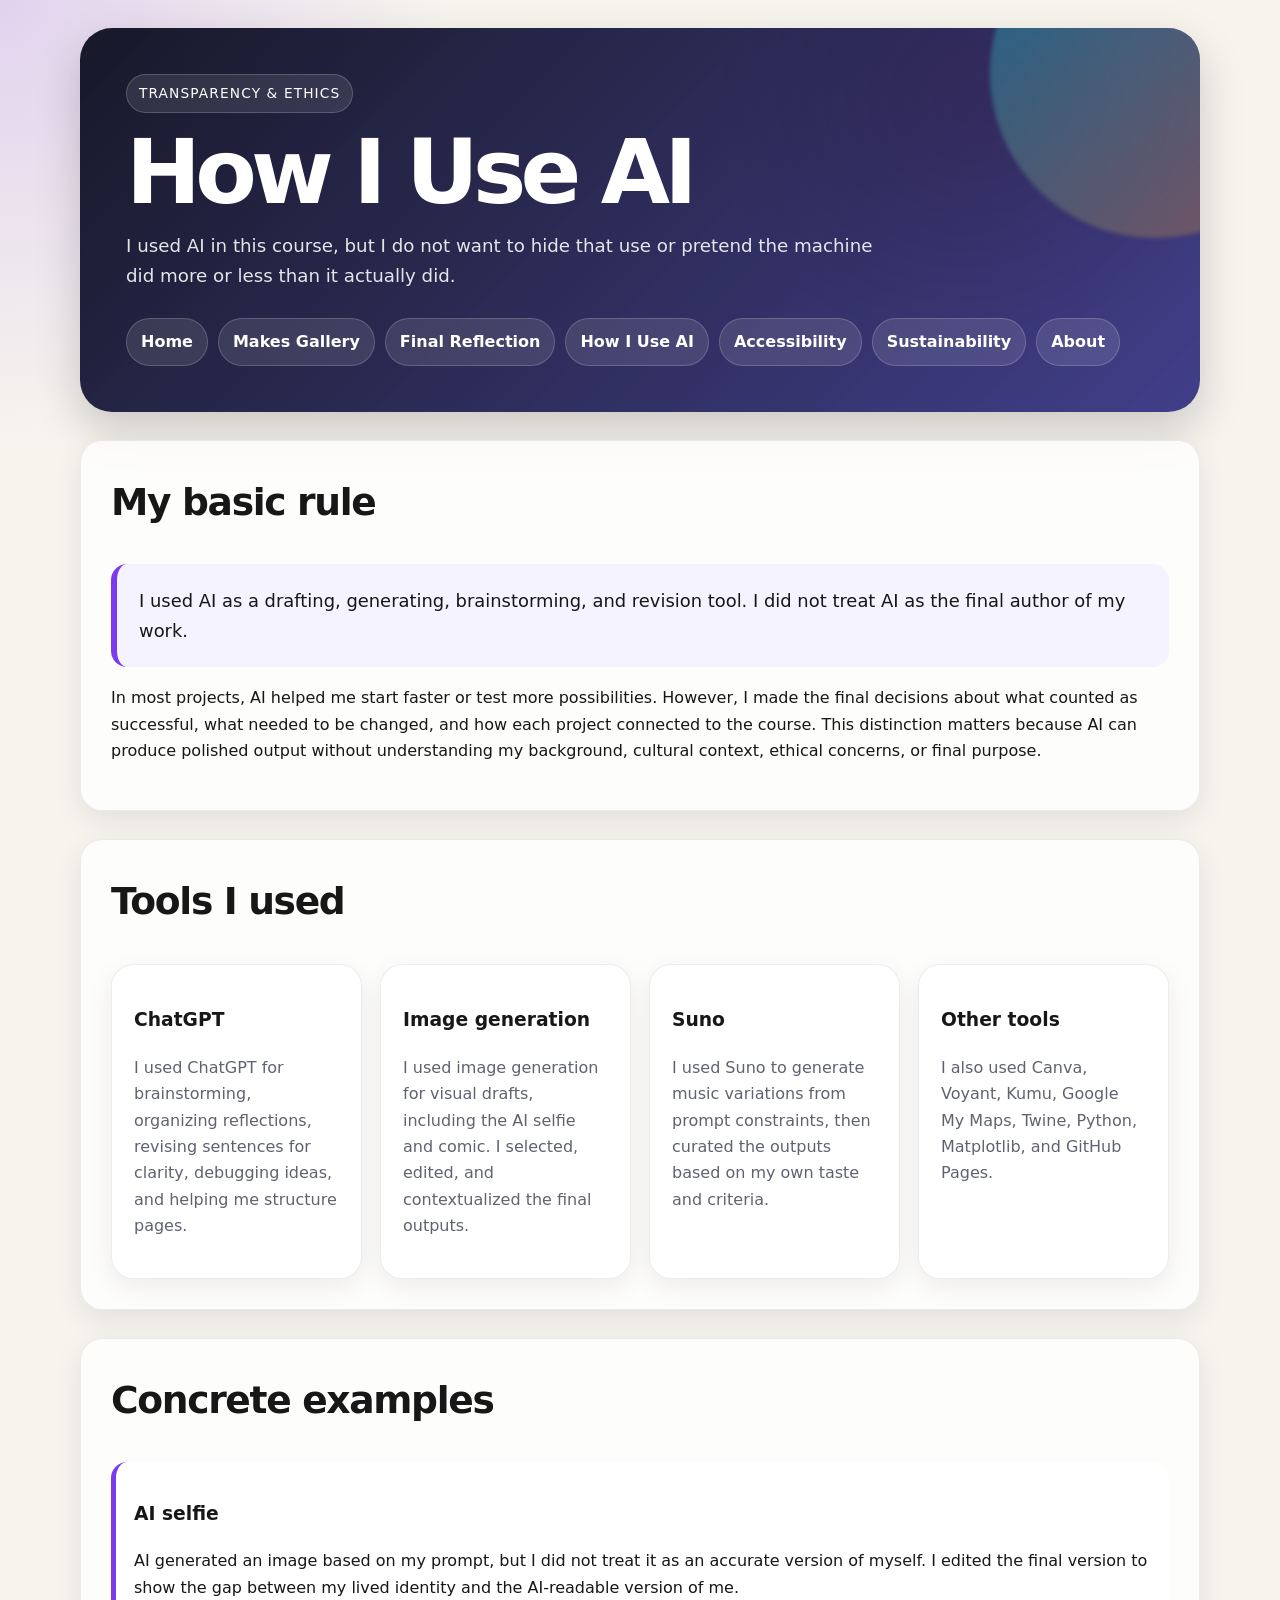
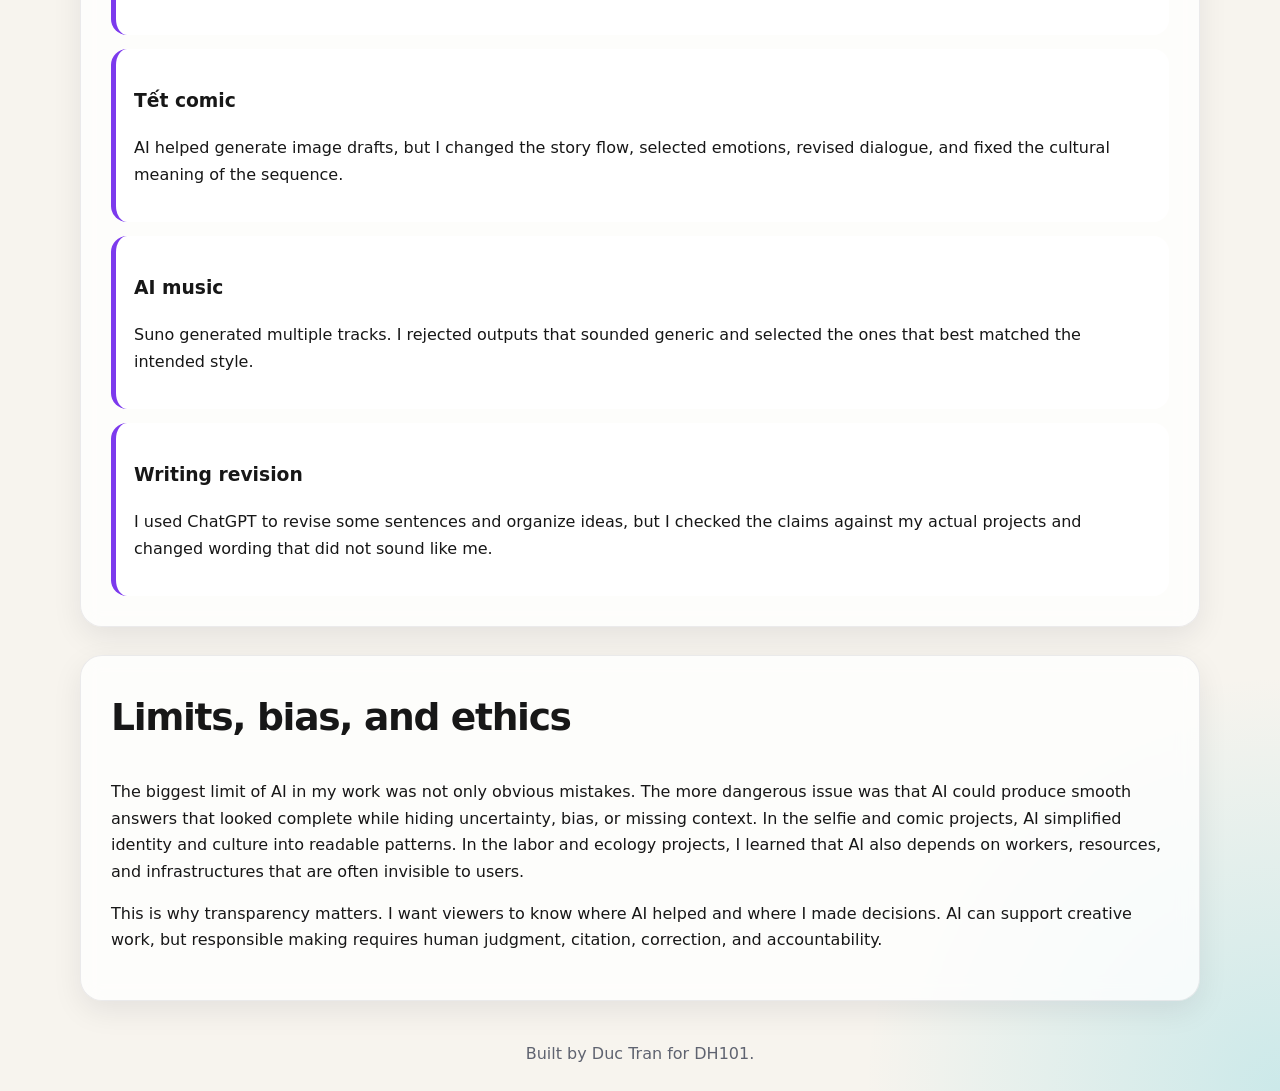
<file: pages/how-i-use-ai.html>
<!DOCTYPE html>
<html lang="en">
<head>
  <meta charset="UTF-8">
  <meta name="viewport" content="width=device-width, initial-scale=1.0">
  <title>How I Use AI | DH101 Portfolio</title>
  <link rel="stylesheet" href="../assets/css/style.css">
</head>
<body>
<div class="site-shell">
  <header class="hero">
    <span class="eyebrow">Transparency &amp; Ethics</span>
    <h1>How I Use AI</h1>
    <p>I used AI in this course, but I do not want to hide that use or pretend the machine did more or less than it actually did.</p>
    <nav class="nav-pills" aria-label="Main navigation">
  <a href="../">Home</a>
  <a href="../makes/">Makes Gallery</a>
  <a href="final-reflection.html">Final Reflection</a>
  <a href="how-i-use-ai.html">How I Use AI</a>
  <a href="accessibility.html">Accessibility</a>
  <a href="sustainability.html">Sustainability</a>
  <a href="about.html">About</a>
</nav>
  </header>

  <section class="section">
  <h2>My basic rule</h2>
  <p class="big-quote">I used AI as a drafting, generating, brainstorming, and revision tool. I did not treat AI as the final author of my work.</p>
  <p>In most projects, AI helped me start faster or test more possibilities. However, I made the final decisions about what counted as successful, what needed to be changed, and how each project connected to the course. This distinction matters because AI can produce polished output without understanding my background, cultural context, ethical concerns, or final purpose.</p>
</section>

<section class="section">
  <h2>Tools I used</h2>
  <div class="grid">
    <div class="card"><h3>ChatGPT</h3><p>I used ChatGPT for brainstorming, organizing reflections, revising sentences for clarity, debugging ideas, and helping me structure pages.</p></div>
    <div class="card"><h3>Image generation</h3><p>I used image generation for visual drafts, including the AI selfie and comic. I selected, edited, and contextualized the final outputs.</p></div>
    <div class="card"><h3>Suno</h3><p>I used Suno to generate music variations from prompt constraints, then curated the outputs based on my own taste and criteria.</p></div>
    <div class="card"><h3>Other tools</h3><p>I also used Canva, Voyant, Kumu, Google My Maps, Twine, Python, Matplotlib, and GitHub Pages.</p></div>
  </div>
</section>

<section class="section">
  <h2>Concrete examples</h2>
  <div class="timeline">
    <div class="timeline-item"><h3>AI selfie</h3><p>AI generated an image based on my prompt, but I did not treat it as an accurate version of myself. I edited the final version to show the gap between my lived identity and the AI-readable version of me.</p></div>
    <div class="timeline-item"><h3>Tết comic</h3><p>AI helped generate image drafts, but I changed the story flow, selected emotions, revised dialogue, and fixed the cultural meaning of the sequence.</p></div>
    <div class="timeline-item"><h3>AI music</h3><p>Suno generated multiple tracks. I rejected outputs that sounded generic and selected the ones that best matched the intended style.</p></div>
    <div class="timeline-item"><h3>Writing revision</h3><p>I used ChatGPT to revise some sentences and organize ideas, but I checked the claims against my actual projects and changed wording that did not sound like me.</p></div>
  </div>
</section>

<section class="section">
  <h2>Limits, bias, and ethics</h2>
  <p>The biggest limit of AI in my work was not only obvious mistakes. The more dangerous issue was that AI could produce smooth answers that looked complete while hiding uncertainty, bias, or missing context. In the selfie and comic projects, AI simplified identity and culture into readable patterns. In the labor and ecology projects, I learned that AI also depends on workers, resources, and infrastructures that are often invisible to users.</p>
  <p>This is why transparency matters. I want viewers to know where AI helped and where I made decisions. AI can support creative work, but responsible making requires human judgment, citation, correction, and accountability.</p>
</section>

  <p class="footer-note">Built by Duc Tran for DH101.</p>
</div>
</body>
</html>
</file>
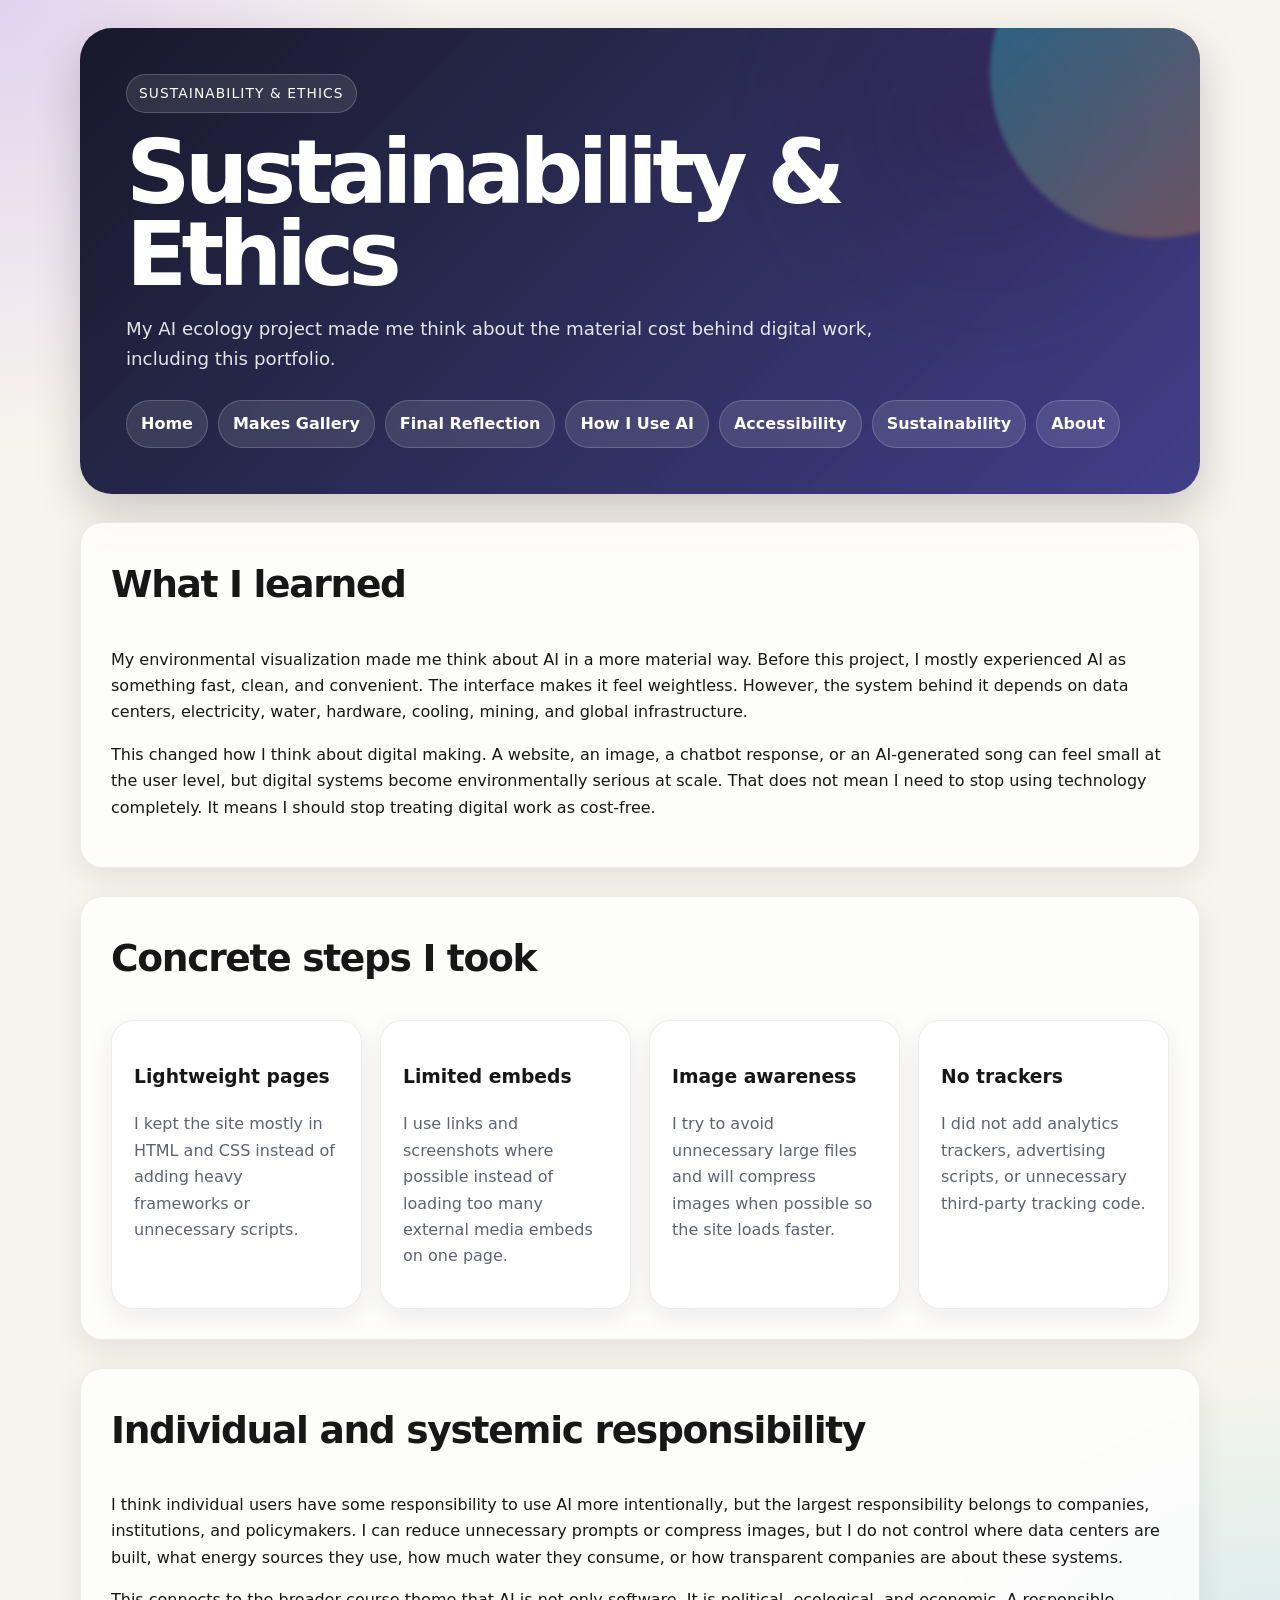
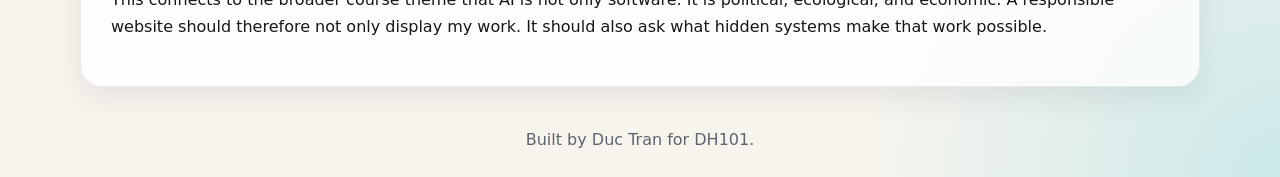
<file: pages/sustainability.html>
<!DOCTYPE html>
<html lang="en">
<head>
  <meta charset="UTF-8">
  <meta name="viewport" content="width=device-width, initial-scale=1.0">
  <title>Sustainability &amp; Ethics | DH101 Portfolio</title>
  <link rel="stylesheet" href="../assets/css/style.css">
</head>
<body>
<div class="site-shell">
  <header class="hero">
    <span class="eyebrow">Sustainability &amp; Ethics</span>
    <h1>Sustainability & Ethics</h1>
    <p>My AI ecology project made me think about the material cost behind digital work, including this portfolio.</p>
    <nav class="nav-pills" aria-label="Main navigation">
  <a href="../">Home</a>
  <a href="../makes/">Makes Gallery</a>
  <a href="final-reflection.html">Final Reflection</a>
  <a href="how-i-use-ai.html">How I Use AI</a>
  <a href="accessibility.html">Accessibility</a>
  <a href="sustainability.html">Sustainability</a>
  <a href="about.html">About</a>
</nav>
  </header>

  <section class="section">
  <h2>What I learned</h2>
  <p>My environmental visualization made me think about AI in a more material way. Before this project, I mostly experienced AI as something fast, clean, and convenient. The interface makes it feel weightless. However, the system behind it depends on data centers, electricity, water, hardware, cooling, mining, and global infrastructure.</p>
  <p>This changed how I think about digital making. A website, an image, a chatbot response, or an AI-generated song can feel small at the user level, but digital systems become environmentally serious at scale. That does not mean I need to stop using technology completely. It means I should stop treating digital work as cost-free.</p>
</section>

<section class="section">
  <h2>Concrete steps I took</h2>
  <div class="grid">
    <div class="card"><h3>Lightweight pages</h3><p>I kept the site mostly in HTML and CSS instead of adding heavy frameworks or unnecessary scripts.</p></div>
    <div class="card"><h3>Limited embeds</h3><p>I use links and screenshots where possible instead of loading too many external media embeds on one page.</p></div>
    <div class="card"><h3>Image awareness</h3><p>I try to avoid unnecessary large files and will compress images when possible so the site loads faster.</p></div>
    <div class="card"><h3>No trackers</h3><p>I did not add analytics trackers, advertising scripts, or unnecessary third-party tracking code.</p></div>
  </div>
</section>

<section class="section">
  <h2>Individual and systemic responsibility</h2>
  <p>I think individual users have some responsibility to use AI more intentionally, but the largest responsibility belongs to companies, institutions, and policymakers. I can reduce unnecessary prompts or compress images, but I do not control where data centers are built, what energy sources they use, how much water they consume, or how transparent companies are about these systems.</p>
  <p>This connects to the broader course theme that AI is not only software. It is political, ecological, and economic. A responsible website should therefore not only display my work. It should also ask what hidden systems make that work possible.</p>
</section>

  <p class="footer-note">Built by Duc Tran for DH101.</p>
</div>
</body>
</html>
</file>
<file: assets/css/style.css>
/* DH101 Final Portfolio Upgrade
   Add this file at: assets/css/style.css
*/

:root {
  --bg: #0f1020;
  --bg-soft: #17182e;
  --card: #ffffff;
  --ink: #171717;
  --muted: #5f6370;
  --accent: #7c3aed;
  --accent-2: #06b6d4;
  --accent-3: #f97316;
  --line: rgba(255,255,255,.18);
  --shadow: 0 18px 45px rgba(0,0,0,.18);
  --radius: 22px;
}

html {
  scroll-behavior: smooth;
}

body {
  margin: 0;
  font-family: Inter, ui-sans-serif, system-ui, -apple-system, BlinkMacSystemFont, "Segoe UI", sans-serif;
  line-height: 1.65;
  color: var(--ink);
  background:
    radial-gradient(circle at top left, rgba(124, 58, 237, .18), transparent 28rem),
    radial-gradient(circle at bottom right, rgba(6, 182, 212, .18), transparent 26rem),
    #f7f4ee;
}

a {
  color: #4f46e5;
  font-weight: 700;
  text-decoration-thickness: 2px;
  text-underline-offset: 3px;
}

a:hover {
  color: #0e7490;
}

img {
  max-width: 100%;
  border-radius: 18px;
  box-shadow: var(--shadow);
}

.site-shell {
  width: min(1120px, calc(100% - 32px));
  margin: 0 auto;
}

.hero {
  margin: 28px auto 24px;
  padding: 46px;
  color: white;
  border-radius: 32px;
  background:
    linear-gradient(135deg, rgba(15,16,32,.96), rgba(49,46,129,.92)),
    radial-gradient(circle at 80% 20%, rgba(249,115,22,.8), transparent 16rem);
  box-shadow: var(--shadow);
  overflow: hidden;
  position: relative;
}

.hero::after {
  content: "";
  position: absolute;
  right: -120px;
  top: -120px;
  width: 330px;
  height: 330px;
  border-radius: 999px;
  background: linear-gradient(135deg, rgba(6,182,212,.45), rgba(249,115,22,.35));
  filter: blur(2px);
}

.hero > * {
  position: relative;
  z-index: 1;
}

.eyebrow {
  display: inline-block;
  margin-bottom: 18px;
  padding: 7px 12px;
  border: 1px solid var(--line);
  border-radius: 999px;
  background: rgba(255,255,255,.1);
  font-size: .86rem;
  letter-spacing: .08em;
  text-transform: uppercase;
}

.hero h1 {
  max-width: 850px;
  margin: 0;
  font-size: clamp(2.4rem, 7vw, 5.7rem);
  line-height: .92;
  letter-spacing: -.065em;
}

.hero p {
  max-width: 760px;
  font-size: 1.14rem;
  color: rgba(255,255,255,.88);
}

.nav-pills {
  display: flex;
  gap: 10px;
  flex-wrap: wrap;
  margin-top: 26px;
}

.nav-pills a {
  color: white;
  text-decoration: none;
  border: 1px solid var(--line);
  border-radius: 999px;
  padding: 10px 14px;
  background: rgba(255,255,255,.11);
}

.nav-pills a:hover,
.button:hover {
  transform: translateY(-2px);
  background: rgba(255,255,255,.2);
}

.button {
  display: inline-block;
  margin-top: 10px;
  padding: 11px 16px;
  color: white;
  background: linear-gradient(135deg, var(--accent), var(--accent-2));
  border-radius: 999px;
  text-decoration: none;
  box-shadow: var(--shadow);
}

.section {
  margin: 28px 0;
  padding: 30px;
  background: rgba(255,255,255,.78);
  border: 1px solid rgba(17,24,39,.08);
  border-radius: var(--radius);
  box-shadow: 0 10px 30px rgba(15,16,32,.08);
  backdrop-filter: blur(10px);
}

.section h2 {
  margin-top: 0;
  font-size: clamp(1.55rem, 3vw, 2.35rem);
  letter-spacing: -.035em;
}

.grid,
.make-grid {
  display: grid;
  gap: 18px;
  grid-template-columns: repeat(auto-fit, minmax(230px, 1fr));
}

.card,
.make-card {
  padding: 22px;
  border: 1px solid rgba(17,24,39,.08);
  border-radius: 22px;
  background: white;
  box-shadow: 0 8px 26px rgba(15,16,32,.07);
}

.make-card {
  min-height: 220px;
  position: relative;
  overflow: hidden;
}

.make-card::before {
  content: "";
  display: block;
  height: 6px;
  width: 84px;
  margin-bottom: 18px;
  border-radius: 999px;
  background: linear-gradient(90deg, var(--accent), var(--accent-2), var(--accent-3));
}

.make-card h3 {
  margin: 0 0 8px;
  line-height: 1.2;
}

.make-card p,
.card p {
  color: var(--muted);
}

.tag-row {
  display: flex;
  gap: 8px;
  flex-wrap: wrap;
  margin: 14px 0;
}

.tag {
  display: inline-block;
  padding: 4px 9px;
  border-radius: 999px;
  font-size: .78rem;
  font-weight: 700;
  color: #312e81;
  background: #ede9fe;
}

.big-quote {
  padding: 22px;
  border-left: 6px solid var(--accent);
  background: #f5f3ff;
  border-radius: 16px;
  font-size: 1.12rem;
}

.callout {
  padding: 22px;
  border-radius: 20px;
  background: #0f1020;
  color: white;
}

.callout a {
  color: #a5f3fc;
}

.timeline {
  display: grid;
  gap: 14px;
}

.timeline-item {
  padding: 18px;
  border-left: 5px solid var(--accent);
  border-radius: 16px;
  background: #fff;
}

.attribution-box {
  margin-top: 24px;
  padding: 20px;
  border: 2px dashed #a78bfa;
  border-radius: 18px;
  background: #faf5ff;
}

.table-wrap {
  overflow-x: auto;
}

table {
  width: 100%;
  border-collapse: collapse;
  background: white;
  border-radius: 18px;
  overflow: hidden;
}

th, td {
  padding: 12px;
  border-bottom: 1px solid #e5e7eb;
  text-align: left;
  vertical-align: top;
}

th {
  background: #ede9fe;
}

.footer-note {
  margin: 40px 0 24px;
  color: var(--muted);
  text-align: center;
}

@media (max-width: 680px) {
  .hero,
  .section {
    padding: 24px;
  }

  .hero h1 {
    font-size: 3rem;
  }
}
</file>
